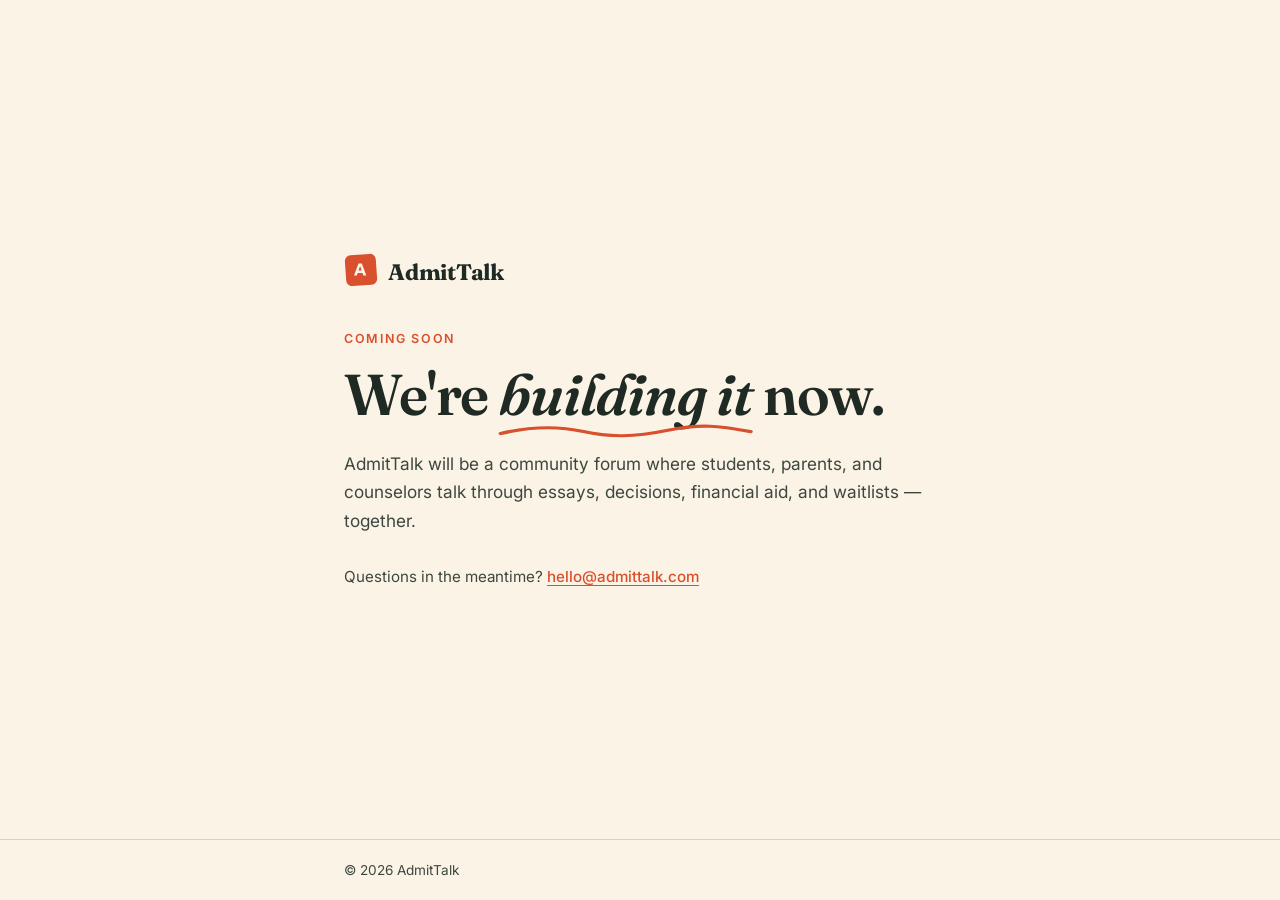
<file: index.html>
<!DOCTYPE html>
<html lang="en">
<head>
<meta charset="UTF-8">
<meta name="viewport" content="width=device-width, initial-scale=1.0">
<title>AdmitTalk — Coming soon</title>
<meta name="description" content="AdmitTalk is a community forum where students, parents, and counselors talk through essays, decisions, financial aid, and waitlists — together. Launching soon.">
<meta name="robots" content="noindex">
<link rel="canonical" href="https://admittalk.com/">

<meta property="og:type" content="website">
<meta property="og:url" content="https://admittalk.com/">
<meta property="og:title" content="AdmitTalk — Coming soon">
<meta property="og:description" content="A community forum where students, parents, and counselors talk through essays, decisions, financial aid, and waitlists — together.">
<meta property="og:site_name" content="AdmitTalk">
<meta name="twitter:card" content="summary_large_image">
<meta name="twitter:title" content="AdmitTalk — Coming soon">
<meta name="twitter:description" content="A community forum where students, parents, and counselors talk through essays, decisions, financial aid, and waitlists — together.">

<link rel="icon" href="favicon.svg" type="image/svg+xml">
<link rel="preconnect" href="https://fonts.googleapis.com">
<link rel="preconnect" href="https://fonts.gstatic.com" crossorigin>
<link href="https://fonts.googleapis.com/css2?family=Fraunces:ital,opsz,wght@0,9..144,400;0,9..144,600;0,9..144,700;1,9..144,500&family=Inter:wght@400;500;600&display=swap" rel="stylesheet">

<style>
  :root {
    --paper: #FBF4E6;
    --paper-2: #F3E7D2;
    --ink: #1F2A24;
    --ink-soft: #3D473F;
    --accent: #D9502F;
    --line: rgba(31, 42, 36, 0.16);
    --font-display: 'Fraunces', Georgia, 'Times New Roman', serif;
    --font-body: 'Inter', -apple-system, BlinkMacSystemFont, 'Segoe UI', Roboto, Helvetica, Arial, sans-serif;
  }

  @media (prefers-color-scheme: dark) {
    :root {
      --paper: #16201B;
      --paper-2: #1F2A24;
      --ink: #F3E7D2;
      --ink-soft: #C3CFC6;
      --accent: #E8663F;
      --line: rgba(243, 231, 210, 0.18);
    }
  }

  * { box-sizing: border-box; }

  html, body { height: 100%; }

  body {
    margin: 0;
    background: var(--paper);
    color: var(--ink);
    font-family: var(--font-body);
    -webkit-font-smoothing: antialiased;
    display: flex;
    flex-direction: column;
    min-height: 100vh;
  }

  .wrap {
    width: 100%;
    max-width: 640px;
    margin: 0 auto;
    padding: 0 24px;
  }

  main {
    flex: 1 0 auto;
    display: flex;
    align-items: center;
    justify-content: center;
    padding: 64px 0;
  }

  .logo {
    display: inline-flex;
    align-items: center;
    gap: 10px;
    margin-bottom: 40px;
  }

  .logo-word {
    font-family: var(--font-display);
    font-weight: 700;
    font-size: 1.4rem;
    letter-spacing: -0.01em;
  }

  .eyebrow {
    font-size: 0.78rem;
    font-weight: 600;
    letter-spacing: 0.14em;
    text-transform: uppercase;
    color: var(--accent);
    margin: 0 0 18px;
  }

  h1 {
    font-family: var(--font-display);
    font-weight: 600;
    font-size: clamp(2.4rem, 7vw, 3.6rem);
    line-height: 1.08;
    letter-spacing: -0.02em;
    margin: 0 0 24px;
  }

  .underline-wrap {
    position: relative;
    display: inline-block;
    font-style: italic;
  }

  .squiggle {
    position: absolute;
    left: 0;
    bottom: -0.18em;
    width: 100%;
    height: 0.22em;
    overflow: visible;
  }

  .lede {
    font-size: 1.08rem;
    line-height: 1.65;
    color: var(--ink-soft);
    margin: 0 0 32px;
    max-width: 34em;
  }

  .contact {
    font-size: 0.95rem;
    color: var(--ink-soft);
    margin: 0;
  }

  .contact a {
    color: var(--accent);
    font-weight: 500;
    text-underline-offset: 3px;
  }

  .contact a:hover { text-decoration: none; }

  footer {
    flex-shrink: 0;
    border-top: 1px solid var(--line);
    padding: 22px 0;
    font-size: 0.85rem;
    color: var(--ink-soft);
  }

  footer p { margin: 0; }

  @media (max-width: 520px) {
    main { padding: 48px 0; }
    .logo { margin-bottom: 32px; }
  }
</style>
</head>
<body>

<main>
  <div class="wrap">
    <span class="logo">
      <span aria-hidden="true">
        <svg width="34" height="34" viewBox="0 0 34 34" fill="none" xmlns="http://www.w3.org/2000/svg">
          <rect x="1.5" y="1.5" width="31" height="31" rx="6" transform="rotate(-4 17 17)" fill="#D9502F"/>
          <path d="M10 22.5L14.5 10.5H17.8L22.3 22.5H19.4L18.5 19.9H13.7L12.8 22.5H10ZM14.5 17.6H17.7L16.1 13L14.5 17.6Z" fill="#FBF4E6"/>
        </svg>
      </span>
      <span class="logo-word">AdmitTalk</span>
    </span>

    <p class="eyebrow">Coming soon</p>

    <h1>We're <span class="underline-wrap">building it<svg class="squiggle" viewBox="0 0 300 20" preserveAspectRatio="none" aria-hidden="true"><path d="M2 15 C 40 3, 70 3, 100 12 S 160 21, 200 10 S 260 3, 298 12" stroke="currentColor" stroke-width="5" fill="none" stroke-linecap="round" style="color: var(--accent)"/></svg></span> now.</h1>

    <p class="lede">
      AdmitTalk will be a community forum where students, parents, and counselors talk
      through essays, decisions, financial aid, and waitlists — together.
    </p>

    <p class="contact">
      Questions in the meantime? <a href="mailto:hello@admittalk.com">hello@admittalk.com</a>
    </p>
  </div>
</main>

<footer>
  <div class="wrap">
    <p>© <span id="year">2026</span> AdmitTalk</p>
  </div>
</footer>

<script>
  document.getElementById("year").textContent = new Date().getFullYear();
</script>

</body>
</html>
</file>
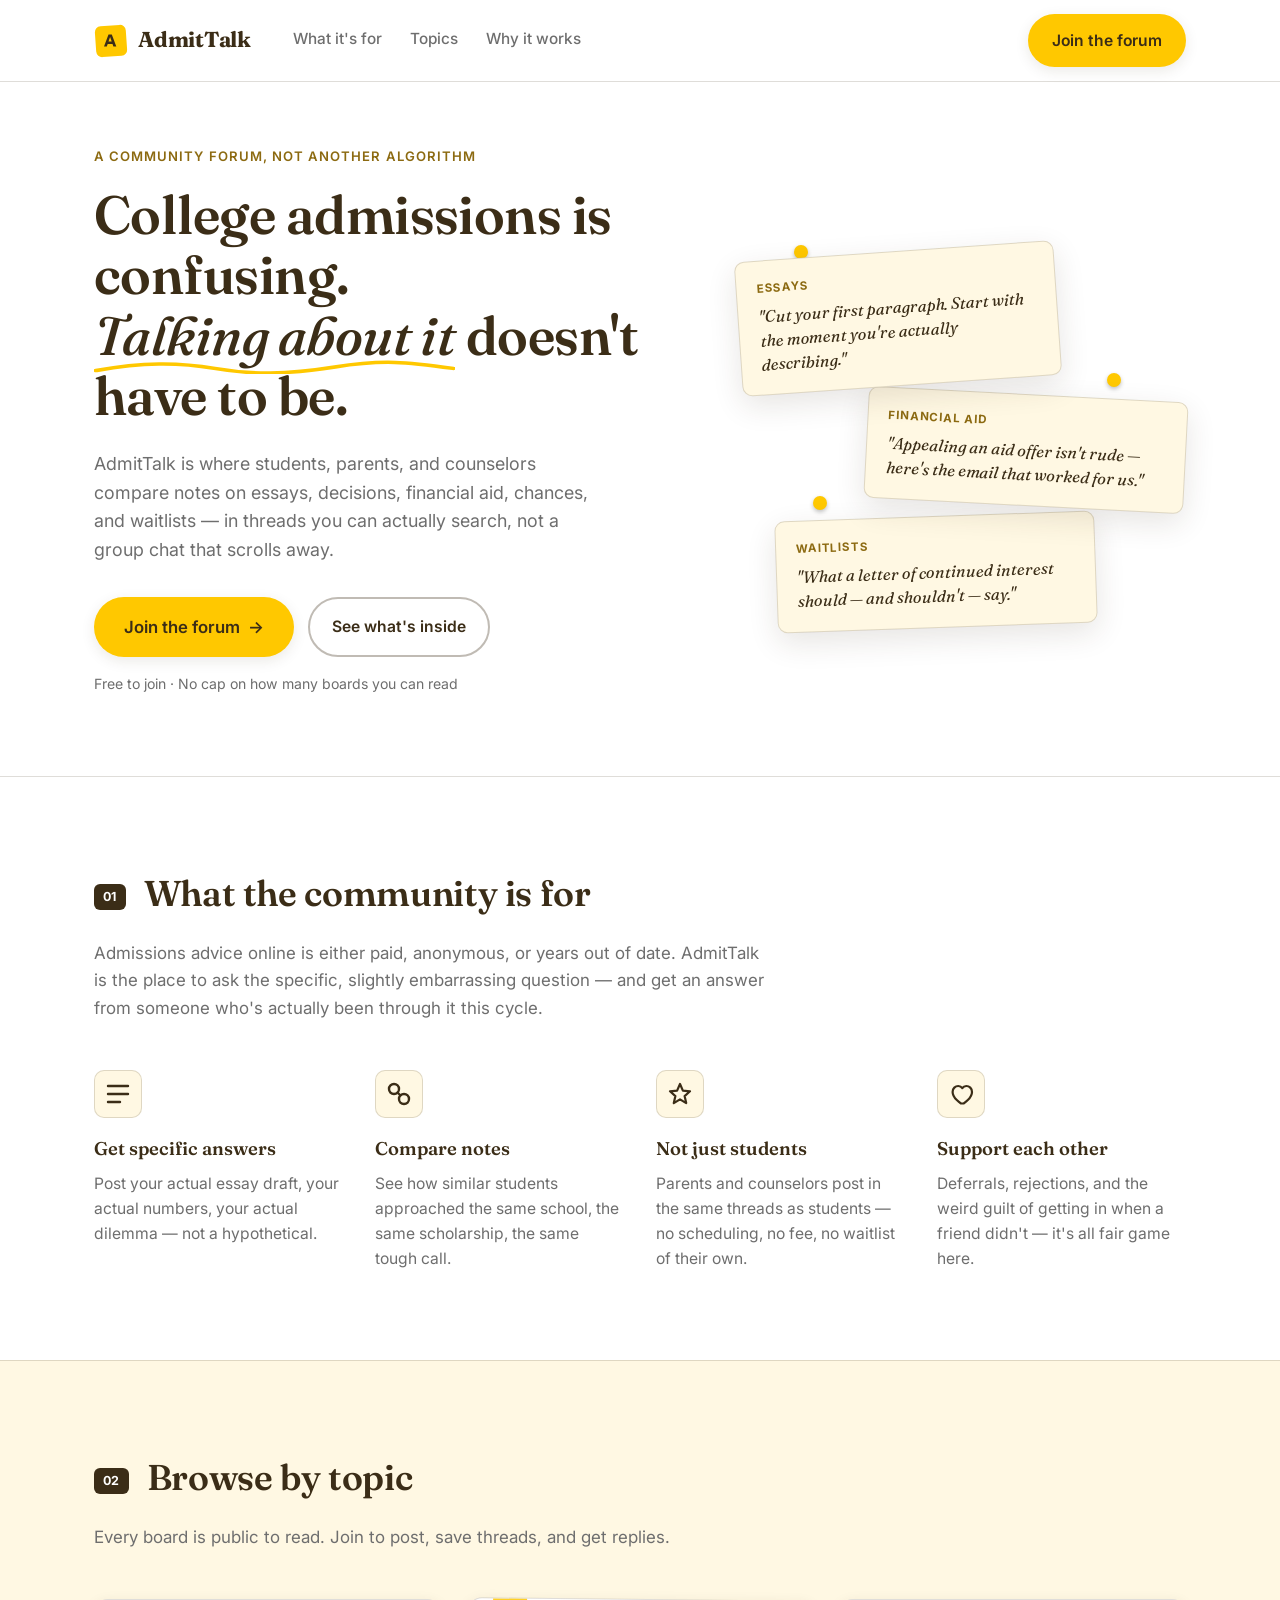
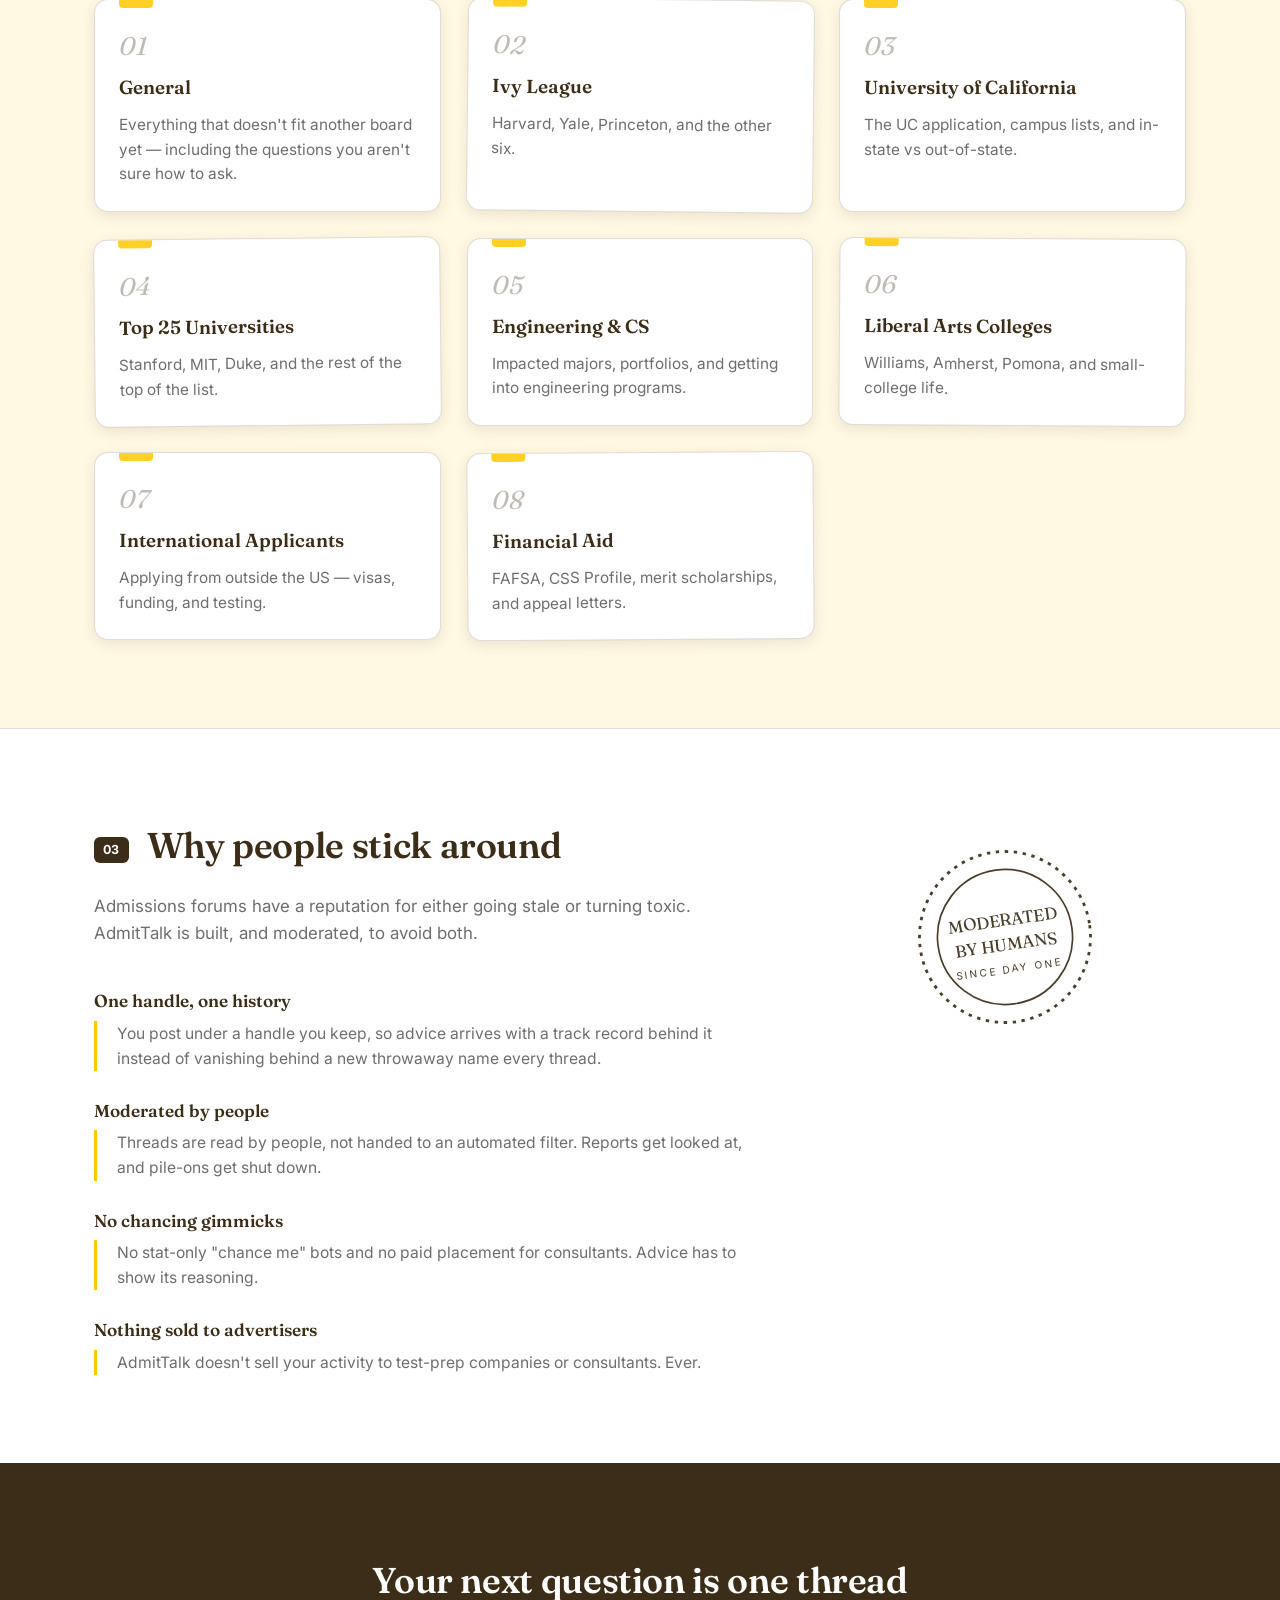
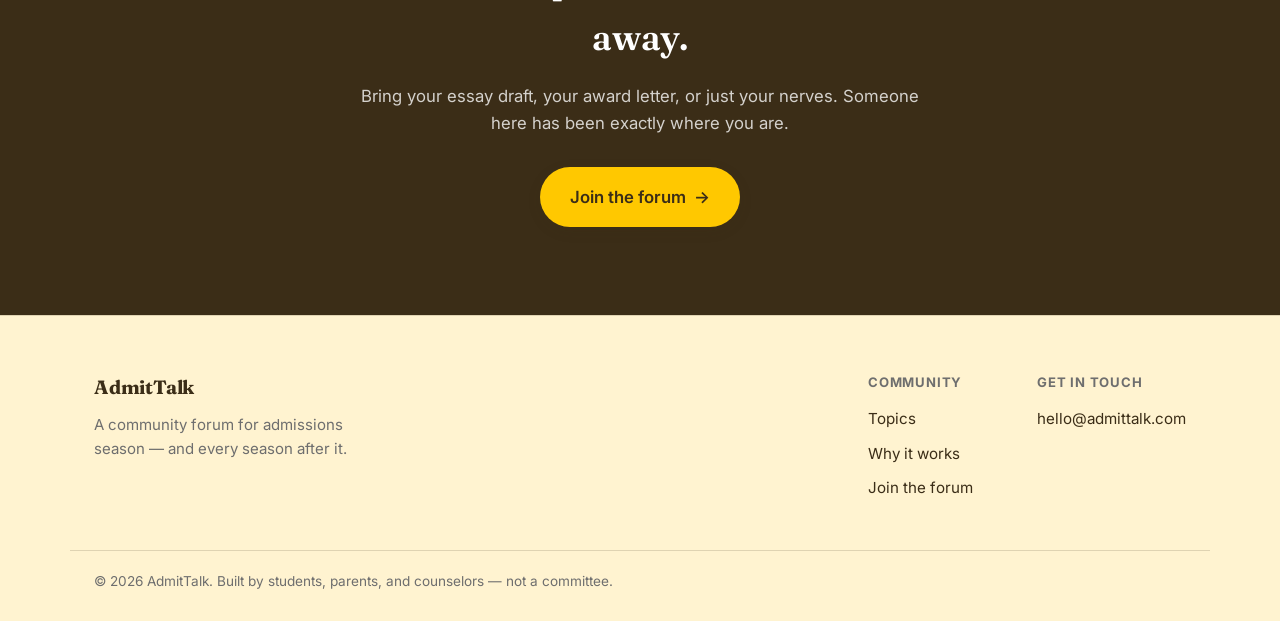
<file: public/index.html>
<!DOCTYPE html>
<html lang="en">
<head>
<meta charset="UTF-8">
<meta name="viewport" content="width=device-width, initial-scale=1.0">
<title>AdmitTalk — Talk it through with people who get it</title>
<meta name="description" content="AdmitTalk is a community forum where students, parents, and counselors talk through essays, decisions, financial aid, chances, and waitlists — together.">
<link rel="canonical" href="https://admittalk.com/">

<meta property="og:type" content="website">
<meta property="og:url" content="https://admittalk.com/">
<meta property="og:title" content="AdmitTalk — Talk it through with people who get it">
<meta property="og:description" content="A community forum where students, parents, and counselors talk through essays, decisions, financial aid, and waitlists — together.">
<meta property="og:site_name" content="AdmitTalk">
<meta name="twitter:card" content="summary_large_image">
<meta name="twitter:title" content="AdmitTalk — Talk it through with people who get it">
<meta name="twitter:description" content="A community forum where students, parents, and counselors talk through essays, decisions, financial aid, and waitlists — together.">

<link rel="icon" href="favicon.svg" type="image/svg+xml">
<link rel="preconnect" href="https://fonts.googleapis.com">
<link rel="preconnect" href="https://fonts.gstatic.com" crossorigin>
<link href="https://fonts.googleapis.com/css2?family=Fraunces:ital,opsz,wght@0,9..144,400;0,9..144,600;0,9..144,700;1,9..144,500&family=Inter:wght@400;500;600;700&display=swap" rel="stylesheet">
<link rel="stylesheet" href="styles.css">
</head>
<body>

<a class="skip-link" href="#main">Skip to content</a>

<header class="site-header">
  <div class="wrap header-inner">
    <a class="logo" href="#top" aria-label="AdmitTalk home">
      <span class="logo-mark" aria-hidden="true">
        <svg width="34" height="34" viewBox="0 0 34 34" fill="none" xmlns="http://www.w3.org/2000/svg">
          <rect x="1.5" y="1.5" width="31" height="31" rx="6" transform="rotate(-4 17 17)" fill="#FFC800"/>
          <path d="M10 22.5L14.5 10.5H17.8L22.3 22.5H19.4L18.5 19.9H13.7L12.8 22.5H10ZM14.5 17.6H17.7L16.1 13L14.5 17.6Z" fill="#3B2D17"/>
        </svg>
      </span>
      <span class="logo-word">AdmitTalk</span>
    </a>

    <nav class="site-nav" aria-label="Primary">
      <a href="#what">What it's for</a>
      <a href="#topics">Topics</a>
      <a href="#trust">Why it works</a>
    </nav>

    <a class="btn btn-primary btn-header" href="https://forum.admittalk.com">Join the forum</a>

    <button class="nav-toggle" type="button" aria-expanded="false" aria-controls="mobile-nav" aria-label="Open menu">
      <span></span><span></span><span></span>
    </button>
  </div>

  <div id="mobile-nav" class="mobile-nav" hidden>
    <a href="#what">What it's for</a>
    <a href="#topics">Topics</a>
    <a href="#trust">Why it works</a>
    <a class="btn btn-primary" href="https://forum.admittalk.com">Join the forum</a>
  </div>
</header>

<main id="main">

  <section id="top" class="hero">
    <div class="wrap hero-inner">
      <div class="hero-copy">
        <p class="eyebrow">A community forum, not another algorithm</p>
        <h1>
          College admissions is confusing.
          <span class="underline-wrap">Talking about it<svg class="squiggle" viewBox="0 0 300 20" preserveAspectRatio="none" aria-hidden="true"><path d="M2 15 C 40 3, 70 3, 100 12 S 160 21, 200 10 S 260 3, 298 12" style="color: var(--accent)" stroke="currentColor" stroke-width="5" fill="none" stroke-linecap="round"/></svg></span>
          doesn't have to be.
        </h1>
        <p class="hero-sub">
          AdmitTalk is where students, parents, and counselors compare notes on essays, decisions, financial aid,
          chances, and waitlists — in threads you can actually search, not a group chat that scrolls away.
        </p>
        <div class="hero-ctas">
          <a class="btn btn-primary btn-large" href="https://forum.admittalk.com">Join the forum <span aria-hidden="true">→</span></a>
          <a class="btn btn-ghost" href="#what">See what's inside</a>
        </div>
        <p class="hero-note">Free to join · No cap on how many boards you can read</p>
      </div>

      <div class="hero-board" aria-hidden="true">
        <div class="card card-a">
          <p class="card-kicker">Essays</p>
          <p class="card-line">"Cut your first paragraph. Start with the moment you're actually describing."</p>
        </div>
        <div class="card card-b">
          <p class="card-kicker">Financial Aid</p>
          <p class="card-line">"Appealing an aid offer isn't rude — here's the email that worked for us."</p>
        </div>
        <div class="card card-c">
          <p class="card-kicker">Waitlists</p>
          <p class="card-line">"What a letter of continued interest should — and shouldn't — say."</p>
        </div>
        <span class="pin pin-a"></span>
        <span class="pin pin-b"></span>
        <span class="pin pin-c"></span>
      </div>
    </div>
  </section>

  <section id="what" class="section what">
    <div class="wrap">
      <h2><span class="tag">01</span> What the community is for</h2>
      <p class="section-lede">
        Admissions advice online is either paid, anonymous, or years out of date. AdmitTalk is the place to ask
        the specific, slightly embarrassing question — and get an answer from someone who's actually been
        through it this cycle.
      </p>

      <div class="grid grid-4">
        <div class="feature">
          <div class="feature-icon" aria-hidden="true">
            <svg width="28" height="28" viewBox="0 0 28 28" fill="none"><path d="M4 6h20M4 14h20M4 22h12" stroke="currentColor" stroke-width="2.4" stroke-linecap="round"/></svg>
          </div>
          <h3>Get specific answers</h3>
          <p>Post your actual essay draft, your actual numbers, your actual dilemma — not a hypothetical.</p>
        </div>
        <div class="feature">
          <div class="feature-icon" aria-hidden="true">
            <svg width="28" height="28" viewBox="0 0 28 28" fill="none"><circle cx="9" cy="9" r="5" stroke="currentColor" stroke-width="2.4"/><circle cx="19" cy="19" r="5" stroke="currentColor" stroke-width="2.4"/><path d="M12.5 12.5l3 3" stroke="currentColor" stroke-width="2.4" stroke-linecap="round"/></svg>
          </div>
          <h3>Compare notes</h3>
          <p>See how similar students approached the same school, the same scholarship, the same tough call.</p>
        </div>
        <div class="feature">
          <div class="feature-icon" aria-hidden="true">
            <svg width="28" height="28" viewBox="0 0 28 28" fill="none"><path d="M14 4l2.9 6.6 7.1.7-5.4 4.8 1.6 7-6.2-3.7-6.2 3.7 1.6-7-5.4-4.8 7.1-.7L14 4z" stroke="currentColor" stroke-width="2.2" stroke-linejoin="round"/></svg>
          </div>
          <h3>Not just students</h3>
          <p>Parents and counselors post in the same threads as students — no scheduling, no fee, no waitlist of their own.</p>
        </div>
        <div class="feature">
          <div class="feature-icon" aria-hidden="true">
            <svg width="28" height="28" viewBox="0 0 28 28" fill="none"><path d="M14 23.5S5.6 18.2 5.6 11.9C5.6 8.4 8.3 6 11.3 6c1.6 0 3.1.8 4 2.1.9-1.3 2.4-2.1 4-2.1 3 0 5.7 2.4 5.7 5.9 0 6.3-8.4 11.6-8.4 11.6z" stroke="currentColor" stroke-width="2.2" stroke-linejoin="round"/></svg>
          </div>
          <h3>Support each other</h3>
          <p>Deferrals, rejections, and the weird guilt of getting in when a friend didn't — it's all fair game here.</p>
        </div>
      </div>
    </div>
  </section>

  <section id="topics" class="section topics">
    <div class="wrap">
      <h2><span class="tag">02</span> Browse by topic</h2>
      <p class="section-lede">Every board is public to read. Join to post, save threads, and get replies.</p>

      <ul class="topic-grid">
        <li class="topic-card topic-1">
          <span class="topic-num">01</span>
          <h3>General</h3>
          <p>Everything that doesn&#39;t fit another board yet — including the questions you aren&#39;t sure how to ask.</p>
        </li>
        <li class="topic-card topic-2">
          <span class="topic-num">02</span>
          <h3>Ivy League</h3>
          <p>Harvard, Yale, Princeton, and the other six.</p>
        </li>
        <li class="topic-card topic-3">
          <span class="topic-num">03</span>
          <h3>University of California</h3>
          <p>The UC application, campus lists, and in-state vs out-of-state.</p>
        </li>
        <li class="topic-card topic-4">
          <span class="topic-num">04</span>
          <h3>Top 25 Universities</h3>
          <p>Stanford, MIT, Duke, and the rest of the top of the list.</p>
        </li>
        <li class="topic-card topic-5">
          <span class="topic-num">05</span>
          <h3>Engineering &amp; CS</h3>
          <p>Impacted majors, portfolios, and getting into engineering programs.</p>
        </li>
        <li class="topic-card topic-6">
          <span class="topic-num">06</span>
          <h3>Liberal Arts Colleges</h3>
          <p>Williams, Amherst, Pomona, and small-college life.</p>
        </li>
        <li class="topic-card topic-7">
          <span class="topic-num">07</span>
          <h3>International Applicants</h3>
          <p>Applying from outside the US — visas, funding, and testing.</p>
        </li>
        <li class="topic-card topic-8">
          <span class="topic-num">08</span>
          <h3>Financial Aid</h3>
          <p>FAFSA, CSS Profile, merit scholarships, and appeal letters.</p>
        </li>
      </ul>
    </div>
  </section>

  <section id="trust" class="section trust">
    <div class="wrap trust-inner">
      <div class="trust-copy">
        <h2><span class="tag">03</span> Why people stick around</h2>
        <p class="section-lede">
          Admissions forums have a reputation for either going stale or turning toxic. AdmitTalk is built,
          and moderated, to avoid both.
        </p>

        <dl class="trust-list">
          <div class="trust-item">
            <dt>One handle, one history</dt>
            <dd>You post under a handle you keep, so advice arrives with a track record behind it instead of vanishing behind a new throwaway name every thread.</dd>
          </div>
          <div class="trust-item">
            <dt>Moderated by people</dt>
            <dd>Threads are read by people, not handed to an automated filter. Reports get looked at, and pile-ons get shut down.</dd>
          </div>
          <div class="trust-item">
            <dt>No chancing gimmicks</dt>
            <dd>No stat-only "chance me" bots and no paid placement for consultants. Advice has to show its reasoning.</dd>
          </div>
          <div class="trust-item">
            <dt>Nothing sold to advertisers</dt>
            <dd>AdmitTalk doesn't sell your activity to test-prep companies or consultants. Ever.</dd>
          </div>
        </dl>
      </div>

      <div class="trust-visual" aria-hidden="true">
        <div class="stamp">
          <svg viewBox="0 0 160 160" width="180" height="180">
            <circle cx="80" cy="80" r="76" fill="none" stroke="currentColor" stroke-width="2.5" stroke-dasharray="3 5"/>
            <circle cx="80" cy="80" r="60" fill="none" stroke="currentColor" stroke-width="1.5"/>
            <text x="80" y="70" text-anchor="middle" font-family="Fraunces, serif" font-size="15" fill="currentColor">MODERATED</text>
            <text x="80" y="92" text-anchor="middle" font-family="Fraunces, serif" font-size="15" fill="currentColor">BY HUMANS</text>
            <text x="80" y="112" text-anchor="middle" font-family="Inter, sans-serif" font-size="9" letter-spacing="2" fill="currentColor">SINCE DAY ONE</text>
          </svg>
        </div>
      </div>
    </div>
  </section>

  <section class="section cta-band">
    <div class="wrap cta-inner">
      <h2>Your next question is one thread away.</h2>
      <p>Bring your essay draft, your award letter, or just your nerves. Someone here has been exactly where you are.</p>
      <a class="btn btn-primary btn-large" href="https://forum.admittalk.com">Join the forum <span aria-hidden="true">→</span></a>
    </div>
  </section>

</main>

<footer class="site-footer">
  <div class="wrap footer-inner">
    <div class="footer-brand">
      <span class="logo-word footer-logo">AdmitTalk</span>
      <p>A community forum for admissions season — and every season after it.</p>
    </div>

    <nav class="footer-nav" aria-label="Footer">
      <div class="footer-col">
        <h4>Community</h4>
        <a href="#topics">Topics</a>
        <a href="#trust">Why it works</a>
        <a href="https://forum.admittalk.com">Join the forum</a>
      </div>
      <div class="footer-col">
        <h4>Get in touch</h4>
        <a href="mailto:hello@admittalk.com">hello@admittalk.com</a>
      </div>
    </nav>
  </div>
  <div class="wrap footer-bottom">
    <p>© <span id="year">2026</span> AdmitTalk. Built by students, parents, and counselors — not a committee.</p>
  </div>
</footer>

<script src="script.js"></script>
</body>
</html>
</file>
<file: public/styles.css>
/* ============================================
   AdmitTalk — Design tokens
   ============================================ */
:root {
  --paper: #FFFFFF;
  --paper-2: #FFF8E3;
  --paper-3: #FFF3D0;
  --ink: #3B2D17;
  --ink-soft: #6E6E6E;
  --accent: #FFC800;
  --accent-dark: #E8B100;
  --accent-ink: #8C6A11;
  --on-accent: #3B2D17;
  --accent-2: #2E6B4F;
  --line: rgba(59, 45, 23, 0.16);
  --line-strong: rgba(59, 45, 23, 0.32);
  --shadow: 0 10px 30px rgba(59, 45, 23, 0.12);
  --shadow-sm: 0 4px 14px rgba(59, 45, 23, 0.10);
  --radius: 14px;
  --font-display: 'Fraunces', Georgia, 'Times New Roman', serif;
  --font-body: 'Inter', -apple-system, BlinkMacSystemFont, 'Segoe UI', sans-serif;
  --wrap: 1140px;
  color-scheme: light;
}

@media (prefers-color-scheme: dark) {
  :root {
    --paper: #1A1408;
    --paper-2: #241C0D;
    --paper-3: #2E2412;
    --ink: #FFF7E4;
    --ink-soft: #C9BFA8;
    --accent: #FFC800;
    --accent-dark: #FFD64D;
    --accent-ink: #F2C33D;
    --on-accent: #3B2D17;
    --accent-2: #6FA786;
    --line: rgba(255, 247, 228, 0.16);
    --line-strong: rgba(255, 247, 228, 0.30);
    --shadow: 0 10px 30px rgba(0, 0, 0, 0.45);
    --shadow-sm: 0 4px 14px rgba(0, 0, 0, 0.35);
    color-scheme: dark;
  }
}

/* ============================================
   Reset
   ============================================ */
*, *::before, *::after { box-sizing: border-box; }
html { -webkit-text-size-adjust: 100%; }
body {
  margin: 0;
  background: var(--paper);
  color: var(--ink);
  font-family: var(--font-body);
  font-size: 17px;
  line-height: 1.6;
  -webkit-font-smoothing: antialiased;
}
img, svg { display: block; max-width: 100%; }
a { color: inherit; }
h1, h2, h3, h4, p, dl, dd { margin: 0; }
ul { margin: 0; padding: 0; list-style: none; }
button { font: inherit; }

@media (prefers-reduced-motion: reduce) {
  *, *::before, *::after {
    animation-duration: 0.001ms !important;
    animation-iteration-count: 1 !important;
    transition-duration: 0.001ms !important;
    scroll-behavior: auto !important;
  }
}

.wrap {
  max-width: var(--wrap);
  margin: 0 auto;
  padding: 0 24px;
}

.skip-link {
  position: absolute;
  left: -9999px;
  top: 0;
  background: var(--ink);
  color: var(--paper);
  padding: 12px 18px;
  border-radius: 0 0 8px 0;
  z-index: 100;
  font-weight: 600;
}
.skip-link:focus {
  left: 0;
}

:focus-visible {
  outline: 3px solid var(--accent);
  outline-offset: 3px;
}

/* ============================================
   Buttons
   ============================================ */
.btn {
  display: inline-flex;
  align-items: center;
  gap: 8px;
  font-family: var(--font-body);
  font-weight: 600;
  font-size: 0.98rem;
  text-decoration: none;
  padding: 12px 22px;
  border-radius: 999px;
  border: 2px solid transparent;
  transition: transform 0.15s ease, box-shadow 0.15s ease, background 0.15s ease;
  white-space: nowrap;
}
.btn-primary {
  background: var(--accent);
  color: var(--on-accent);
  box-shadow: var(--shadow-sm);
}
.btn-primary:hover {
  background: var(--accent-dark);
  transform: translateY(-1px);
}
.btn-ghost {
  background: transparent;
  border-color: var(--line-strong);
  color: var(--ink);
}
.btn-ghost:hover {
  border-color: var(--ink);
}
.btn-large {
  padding: 15px 28px;
  font-size: 1.05rem;
}
.btn-header {
  margin-left: auto;
}

/* ============================================
   Header
   ============================================ */
.site-header {
  position: sticky;
  top: 0;
  z-index: 50;
  background: color-mix(in srgb, var(--paper) 88%, transparent);
  backdrop-filter: blur(8px);
  border-bottom: 1px solid var(--line);
}
.header-inner {
  display: flex;
  align-items: center;
  gap: 28px;
  padding-top: 14px;
  padding-bottom: 14px;
}
.logo {
  display: flex;
  align-items: center;
  gap: 10px;
  text-decoration: none;
}
.logo-word {
  font-family: var(--font-display);
  font-weight: 700;
  font-size: 1.35rem;
  letter-spacing: -0.01em;
  color: var(--ink);
}
.site-nav {
  display: flex;
  gap: 24px;
  margin-left: 12px;
}
.site-nav a {
  text-decoration: none;
  font-weight: 500;
  font-size: 0.96rem;
  color: var(--ink-soft);
  padding: 6px 2px;
  border-bottom: 2px solid transparent;
}
.site-nav a:hover {
  color: var(--ink);
  border-color: var(--accent);
}

.nav-toggle {
  display: none;
  margin-left: auto;
  background: none;
  border: none;
  width: 40px;
  height: 40px;
  border-radius: 8px;
  padding: 0;
  cursor: pointer;
  flex-direction: column;
  align-items: center;
  justify-content: center;
  gap: 5px;
}
.nav-toggle:hover { background: var(--paper-2); }
.nav-toggle span {
  display: block;
  width: 20px;
  height: 2px;
  background: var(--ink);
  border-radius: 2px;
}

.mobile-nav {
  display: flex;
  flex-direction: column;
  gap: 4px;
  padding: 8px 24px 20px;
  border-top: 1px solid var(--line);
}
.mobile-nav[hidden] {
  display: none;
}
.mobile-nav a {
  text-decoration: none;
  color: var(--ink);
  font-weight: 500;
  padding: 12px 4px;
  border-bottom: 1px solid var(--line);
}
.mobile-nav .btn {
  justify-content: center;
  margin-top: 10px;
}

@media (max-width: 780px) {
  .site-nav, .btn-header { display: none; }
  .nav-toggle { display: flex; }
}

/* ============================================
   Hero
   ============================================ */
.hero {
  padding: 64px 0 80px;
  overflow: hidden;
}
.hero-inner {
  display: grid;
  grid-template-columns: 1.1fr 0.9fr;
  gap: 56px;
  align-items: center;
}
.eyebrow {
  font-weight: 600;
  color: var(--accent-ink);
  text-transform: uppercase;
  letter-spacing: 0.08em;
  font-size: 0.82rem;
  margin-bottom: 18px;
}
.hero h1 {
  font-family: var(--font-display);
  font-weight: 600;
  font-size: clamp(2.2rem, 4.2vw, 3.4rem);
  line-height: 1.12;
  letter-spacing: -0.01em;
  color: var(--ink);
}
.underline-wrap {
  position: relative;
  display: inline-block;
  font-style: italic;
  font-weight: 500;
}
.squiggle {
  position: absolute;
  left: 0;
  bottom: -8px;
  width: 100%;
  height: 14px;
}
.hero-sub {
  margin-top: 24px;
  font-size: 1.12rem;
  color: var(--ink-soft);
  max-width: 46ch;
}
.hero-ctas {
  display: flex;
  flex-wrap: wrap;
  gap: 14px;
  margin-top: 32px;
}
.hero-note {
  margin-top: 16px;
  font-size: 0.88rem;
  color: var(--ink-soft);
}

.hero-board {
  position: relative;
  min-height: 340px;
}
.card {
  position: absolute;
  width: 78%;
  max-width: 320px;
  background: var(--paper-2);
  border: 1px solid var(--line);
  border-radius: 10px;
  padding: 18px 20px;
  box-shadow: var(--shadow);
}
.card-kicker {
  font-family: var(--font-body);
  font-weight: 700;
  font-size: 0.72rem;
  text-transform: uppercase;
  letter-spacing: 0.07em;
  color: var(--accent-ink);
  margin-bottom: 8px;
}
.card-line {
  font-family: var(--font-display);
  font-size: 1.02rem;
  font-style: italic;
  line-height: 1.45;
  color: var(--ink);
}
.card-a { top: 0; left: 4%; transform: rotate(-4deg); z-index: 3; }
.card-b { top: 42%; right: 0; transform: rotate(3deg); z-index: 2; }
.card-c { top: 78%; left: 12%; transform: rotate(-2deg); z-index: 1; }

.pin {
  position: absolute;
  width: 14px;
  height: 14px;
  border-radius: 50%;
  background: var(--accent);
  box-shadow: 0 2px 4px rgba(0,0,0,0.25);
}
.pin-a { top: -6px; left: 16%; }
.pin-b { top: 36%; right: 14%; }
.pin-c { top: 72%; left: 20%; }

@media (max-width: 900px) {
  .hero-inner { grid-template-columns: 1fr; }
  .hero-board { min-height: 300px; margin-top: 10px; }
  .card { max-width: 280px; }
}
@media (max-width: 480px) {
  .card { position: static; transform: none !important; width: 100%; margin-bottom: 14px; }
  .hero-board { min-height: auto; display: flex; flex-direction: column; }
  .pin { display: none; }
}

/* ============================================
   Sections (shared)
   ============================================ */
.section {
  padding: 88px 0;
  border-top: 1px solid var(--line);
}
.tag {
  display: inline-block;
  font-family: var(--font-body);
  font-size: 0.78rem;
  font-weight: 700;
  color: var(--paper);
  background: var(--ink);
  border-radius: 6px;
  padding: 3px 9px;
  margin-right: 10px;
  vertical-align: middle;
  letter-spacing: 0.04em;
}
.section h2 {
  font-family: var(--font-display);
  font-weight: 600;
  font-size: clamp(1.7rem, 2.8vw, 2.3rem);
  letter-spacing: -0.01em;
}
.section-lede {
  margin-top: 18px;
  max-width: 62ch;
  font-size: 1.06rem;
  color: var(--ink-soft);
}

/* What section */
.grid-4 {
  margin-top: 48px;
  display: grid;
  grid-template-columns: repeat(4, 1fr);
  gap: 32px;
}
.feature h3 {
  font-family: var(--font-display);
  font-size: 1.15rem;
  font-weight: 600;
  margin: 16px 0 8px;
}
.feature p {
  color: var(--ink-soft);
  font-size: 0.98rem;
}
.feature-icon {
  width: 48px;
  height: 48px;
  border-radius: 10px;
  background: var(--paper-2);
  border: 1px solid var(--line);
  display: flex;
  align-items: center;
  justify-content: center;
}
@media (max-width: 900px) {
  .grid-4 { grid-template-columns: repeat(2, 1fr); }
}
@media (max-width: 540px) {
  .grid-4 { grid-template-columns: 1fr; }
}

/* ============================================
   Topics — index-card grid
   ============================================ */
.topics {
  background: var(--paper-2);
}
.topic-grid {
  margin-top: 48px;
  display: grid;
  grid-template-columns: repeat(3, 1fr);
  gap: 26px;
}
.topic-card {
  position: relative;
  background: var(--paper);
  border: 1px solid var(--line);
  border-radius: var(--radius);
  padding: 26px 24px 24px;
  box-shadow: var(--shadow-sm);
  transition: transform 0.18s ease, box-shadow 0.18s ease;
}
.topic-card:hover {
  transform: translateY(-4px);
  box-shadow: var(--shadow);
}
.topic-card::before {
  content: "";
  position: absolute;
  top: 0; left: 24px;
  width: 34px;
  height: 8px;
  background: var(--accent);
  border-radius: 0 0 4px 4px;
  opacity: 0.85;
}
.topic-num {
  font-family: var(--font-display);
  font-style: italic;
  color: var(--line-strong);
  font-size: 1.6rem;
  display: block;
  margin-bottom: 6px;
}
.topic-card h3 {
  font-family: var(--font-display);
  font-weight: 600;
  font-size: 1.18rem;
  margin-bottom: 10px;
}
.topic-card p {
  color: var(--ink-soft);
  font-size: 0.96rem;
}
.topic-2 { transform: rotate(0.6deg); }
.topic-4 { transform: rotate(-0.6deg); }
.topic-6 { transform: rotate(0.4deg); }
.topic-8 { transform: rotate(-0.4deg); }

@media (max-width: 900px) {
  .topic-grid { grid-template-columns: repeat(2, 1fr); }
}
@media (max-width: 560px) {
  .topic-grid { grid-template-columns: 1fr; }
  .topic-card, .topic-2, .topic-4, .topic-6, .topic-8 { transform: none; }
}

/* ============================================
   Trust
   ============================================ */
.trust-inner {
  display: grid;
  grid-template-columns: 1.3fr 0.7fr;
  gap: 56px;
  align-items: start;
}
.trust-list {
  margin-top: 40px;
  display: grid;
  gap: 26px;
}
.trust-item dt {
  font-family: var(--font-display);
  font-weight: 600;
  font-size: 1.08rem;
  margin-bottom: 6px;
}
.trust-item dd {
  margin: 0;
  color: var(--ink-soft);
  font-size: 0.98rem;
  padding-left: 20px;
  border-left: 3px solid var(--accent);
}
.trust-visual {
  display: flex;
  justify-content: center;
  padding-top: 30px;
}
.stamp {
  transform: rotate(-8deg);
  opacity: 0.92;
}

@media (max-width: 860px) {
  .trust-inner { grid-template-columns: 1fr; }
  .trust-visual { display: none; }
}

/* ============================================
   CTA band
   ============================================ */
.cta-band {
  background: var(--ink);
  color: var(--paper);
  text-align: center;
}
.cta-inner {
  max-width: 640px;
}
.cta-band h2 {
  color: var(--paper);
}
.cta-band p {
  margin-top: 16px;
  color: color-mix(in srgb, var(--paper) 78%, transparent);
  font-size: 1.05rem;
}
.cta-band .btn {
  margin-top: 30px;
}

/* ============================================
   Footer
   ============================================ */
.site-footer {
  background: var(--paper-3);
  border-top: 1px solid var(--line);
  padding-top: 56px;
}
.footer-inner {
  display: flex;
  flex-wrap: wrap;
  justify-content: space-between;
  gap: 40px;
  padding-bottom: 40px;
}
.footer-brand p {
  margin-top: 10px;
  max-width: 32ch;
  color: var(--ink-soft);
  font-size: 0.94rem;
}
.footer-logo { font-size: 1.2rem; }
.footer-nav {
  display: flex;
  gap: 64px;
}
.footer-col h4 {
  font-size: 0.82rem;
  text-transform: uppercase;
  letter-spacing: 0.06em;
  color: var(--ink-soft);
  margin-bottom: 14px;
}
.footer-col a {
  display: block;
  text-decoration: none;
  color: var(--ink);
  font-size: 0.95rem;
  margin-bottom: 10px;
}
.footer-col a:hover { color: var(--accent-ink); }
.footer-bottom {
  border-top: 1px solid var(--line);
  padding: 20px 24px 28px;
}
.footer-bottom p {
  font-size: 0.85rem;
  color: var(--ink-soft);
}

@media (max-width: 560px) {
  .footer-nav { gap: 36px; }
}
</file>
